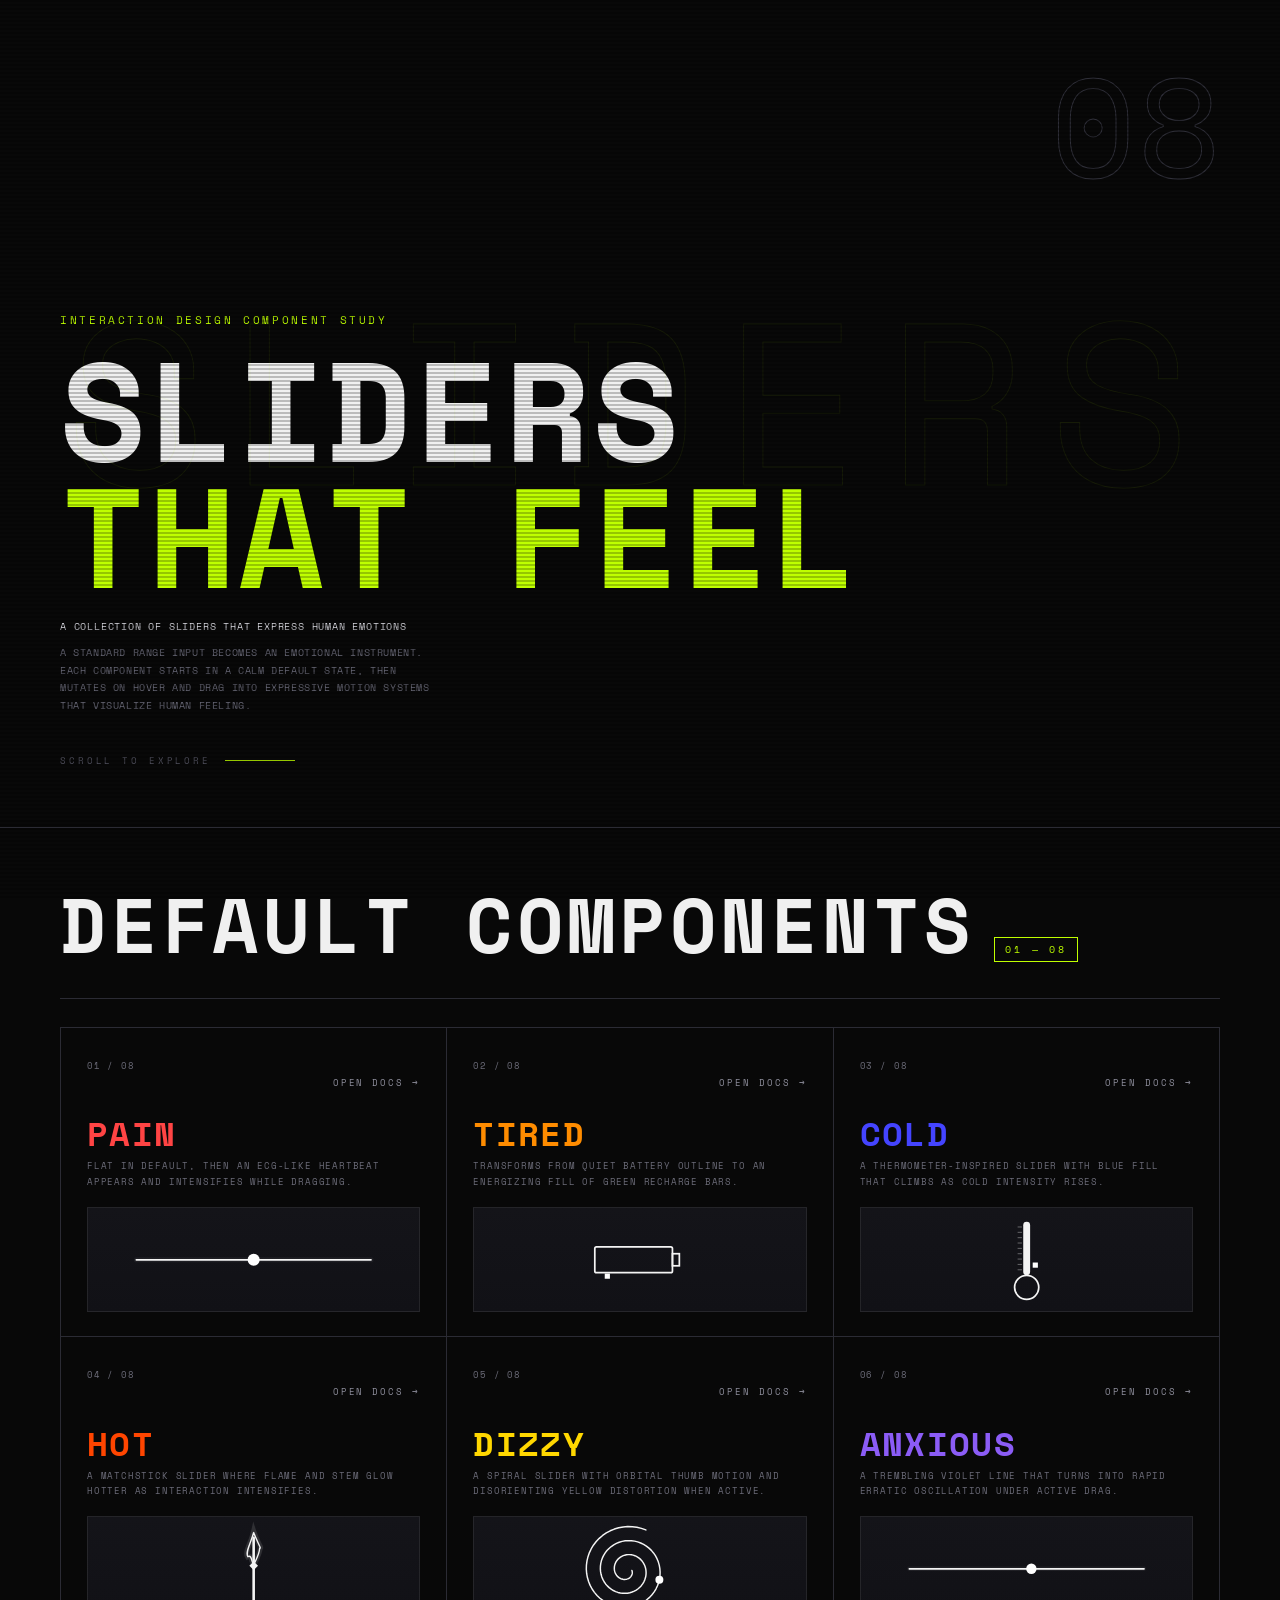
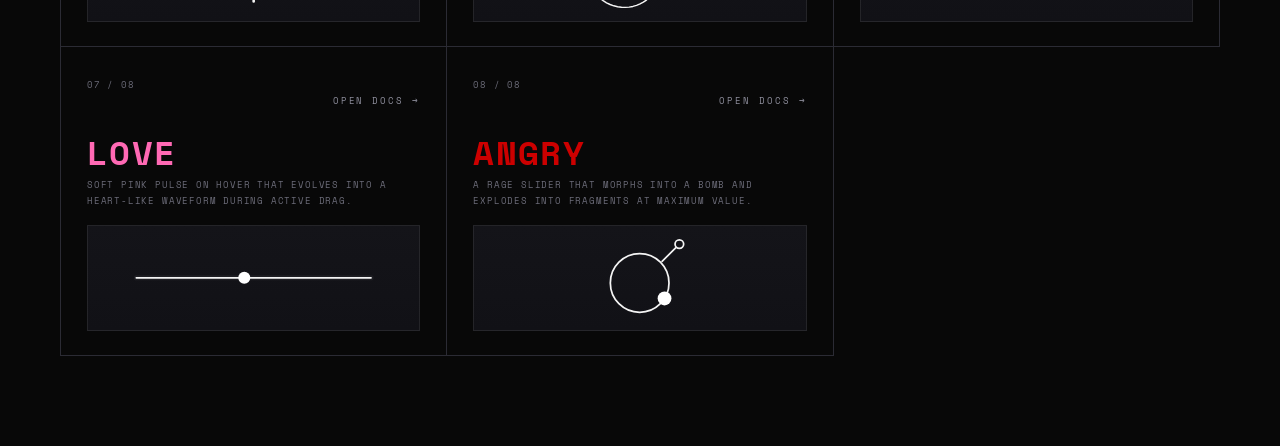
<file: index.html>
<!DOCTYPE html>
<html lang="en">
  <head>
    <meta charset="UTF-8" />
    <meta name="viewport" content="width=device-width, initial-scale=1.0" />
    <title>Sliders That Feel</title>
    <link rel="preconnect" href="https://fonts.googleapis.com" />
    <link rel="preconnect" href="https://fonts.gstatic.com" crossorigin />
    <link
      href="https://fonts.googleapis.com/css2?family=Space+Mono:wght@400;700&display=swap"
      rel="stylesheet"
    />
    <link rel="stylesheet" href="styles.css" />
  </head>
  <body>
    <header class="hero index-hero">
      <p class="hero-bg-text">SLIDERS</p>
      <p class="hero-count">08</p>
      <p class="hero-index">Interaction Design Component Study</p>
      <h1>Sliders <span>That Feel</span></h1>
      <p class="subtitle">A collection of sliders that express human emotions</p>
      <p class="intro">
        A standard range input becomes an emotional instrument. Each component starts in a calm default state, then mutates
        on hover and drag into expressive motion systems that visualize human feeling.
      </p>
      <p class="scroll-hint">Scroll to explore</p>
    </header>

    <main class="site-wrap">
      <section class="catalog">
        <div class="section-label">
          <h2>Default Components</h2>
          <span class="tag">01 — 08</span>
        </div>
        <div class="section-rule"></div>
        <div class="component-grid" id="component-grid"></div>
      </section>
    </main>

    <script src="app.js"></script>
  </body>
</html>
</file>
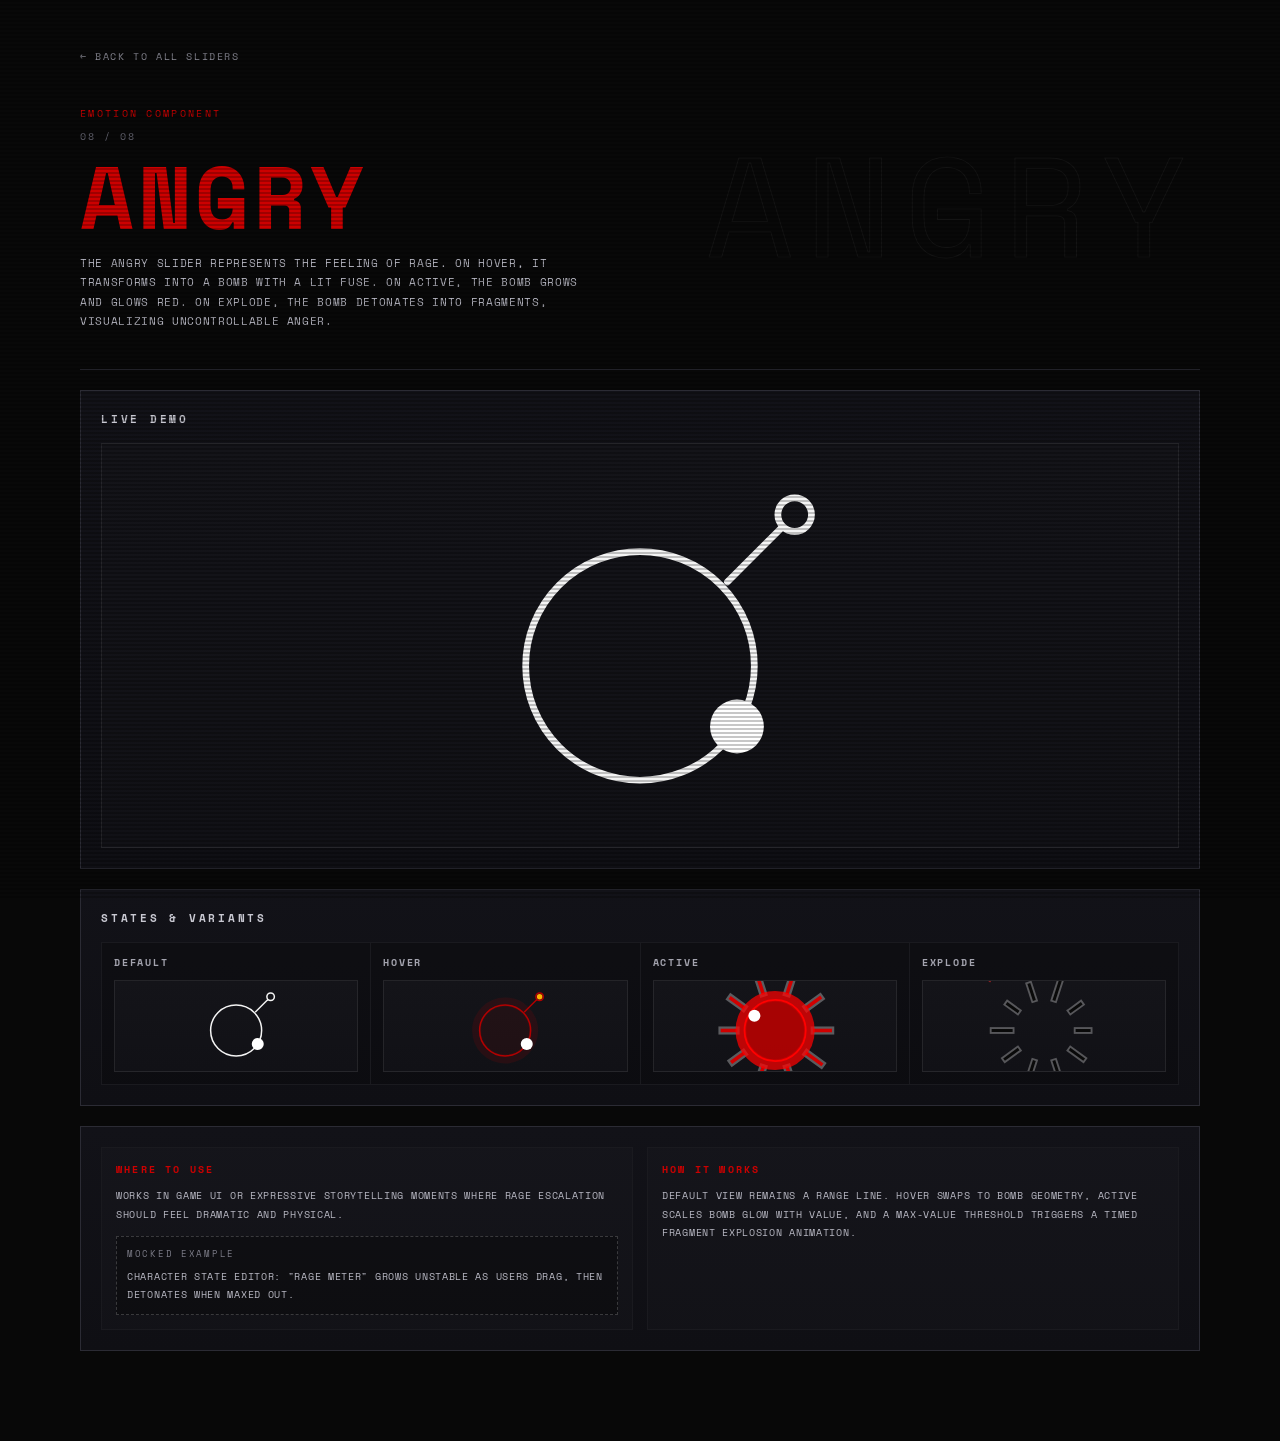
<file: angry.html>
<!DOCTYPE html>
<html lang="en">
  <head>
    <meta charset="UTF-8" />
    <meta name="viewport" content="width=device-width, initial-scale=1.0" />
    <title>Angry | Sliders That Feel</title>
    <link rel="preconnect" href="https://fonts.googleapis.com" />
    <link rel="preconnect" href="https://fonts.gstatic.com" crossorigin />
    <link
      href="https://fonts.googleapis.com/css2?family=Space+Mono:wght@400;700&display=swap"
      rel="stylesheet"
    />
    <link rel="stylesheet" href="styles.css" />
  </head>
  <body class="detail-page" data-detail-emotion="angry">
    <main class="site-wrap">
      <a class="back-link" href="index.html">← Back to all sliders</a>

      <header class="detail-hero">
        <p class="detail-bg-text" id="detail-bg-text">Angry</p>
        <p class="eyebrow">Emotion Component</p>
        <p class="detail-index" id="detail-index"></p>
        <h1 id="detail-title">Angry</h1>
        <p class="description" id="detail-description"></p>
      </header>

      <section class="panel">
        <h2>Live Demo</h2>
        <div class="emotion-slider detail-main" id="detail-main-slider"></div>
      </section>

      <section class="panel">
        <h2>States &amp; Variants</h2>
        <div class="state-grid" id="state-grid"></div>
      </section>

      <section class="panel docs-grid">
        <article>
          <h3>Where to use</h3>
          <p id="where-to-use"></p>
          <div class="mock-example">
            <span class="label">Mocked Example</span>
            <p id="mock-example"></p>
          </div>
        </article>

        <article>
          <h3>How it works</h3>
          <p id="how-it-works"></p>
        </article>
      </section>
    </main>

    <script src="app.js"></script>
  </body>
</html>
</file>
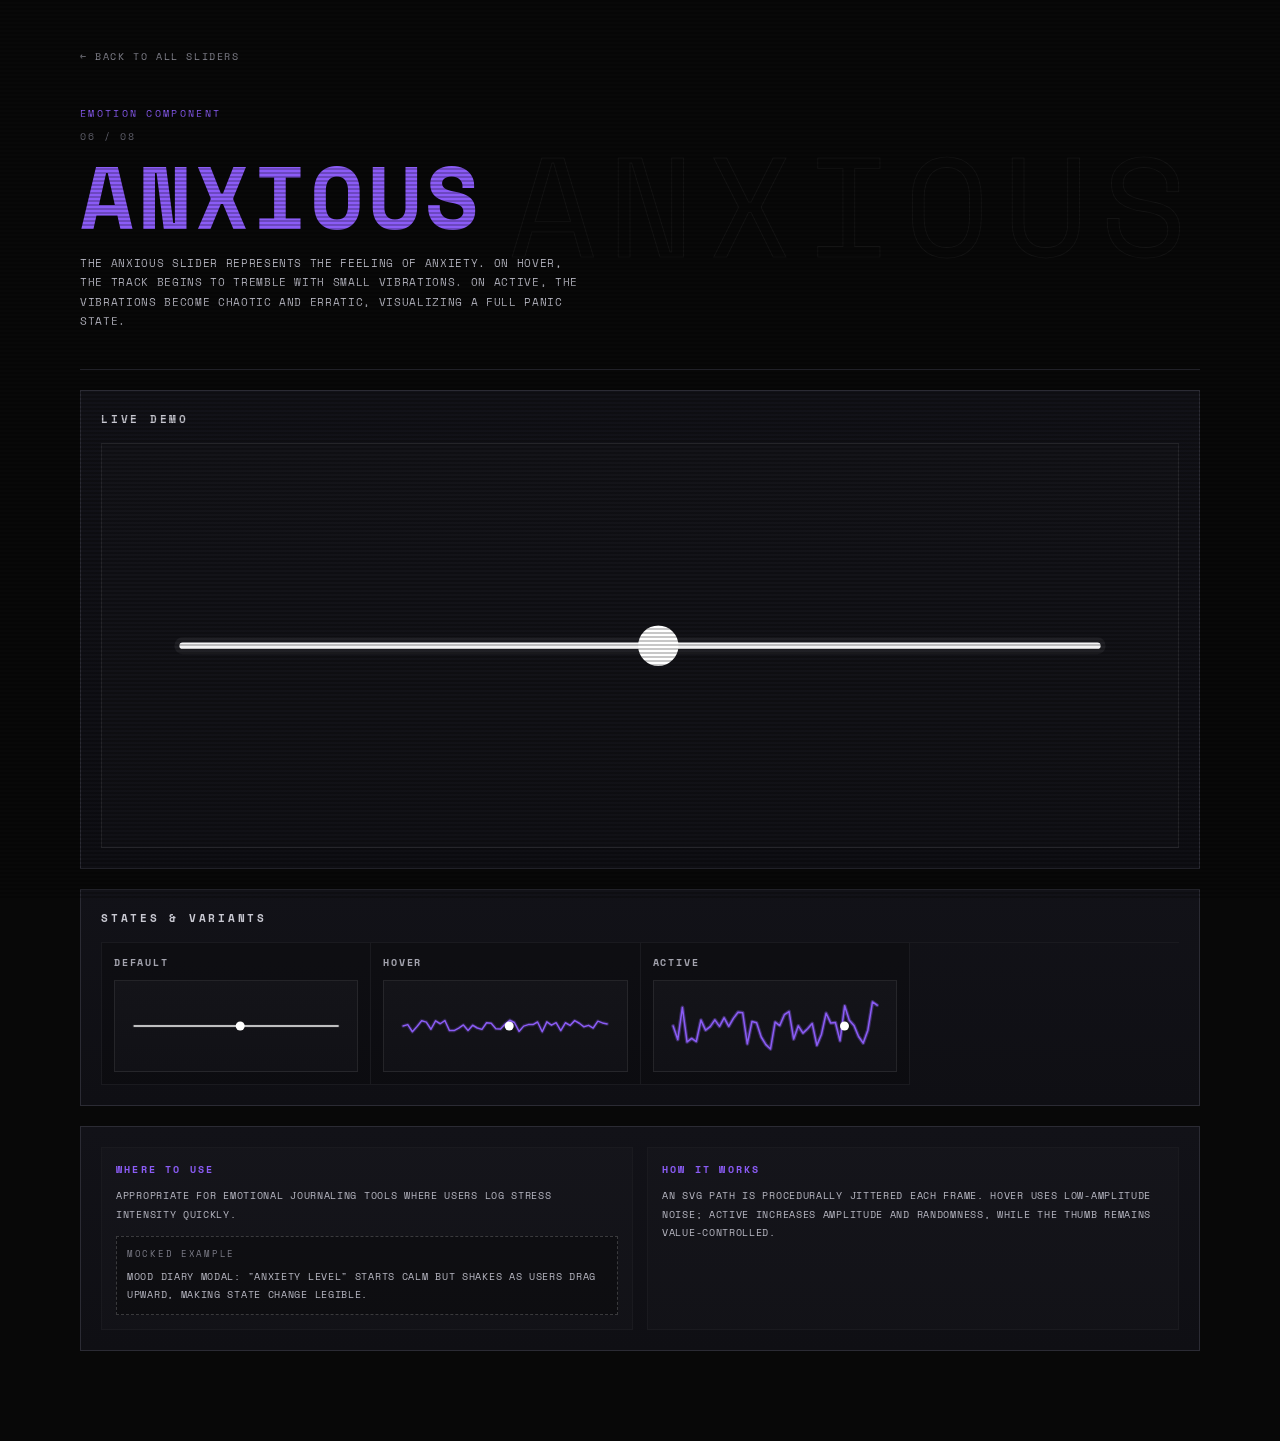
<file: anxious.html>
<!DOCTYPE html>
<html lang="en">
  <head>
    <meta charset="UTF-8" />
    <meta name="viewport" content="width=device-width, initial-scale=1.0" />
    <title>Anxious | Sliders That Feel</title>
    <link rel="preconnect" href="https://fonts.googleapis.com" />
    <link rel="preconnect" href="https://fonts.gstatic.com" crossorigin />
    <link
      href="https://fonts.googleapis.com/css2?family=Space+Mono:wght@400;700&display=swap"
      rel="stylesheet"
    />
    <link rel="stylesheet" href="styles.css" />
  </head>
  <body class="detail-page" data-detail-emotion="anxious">
    <main class="site-wrap">
      <a class="back-link" href="index.html">← Back to all sliders</a>

      <header class="detail-hero">
        <p class="detail-bg-text" id="detail-bg-text">Anxious</p>
        <p class="eyebrow">Emotion Component</p>
        <p class="detail-index" id="detail-index"></p>
        <h1 id="detail-title">Anxious</h1>
        <p class="description" id="detail-description"></p>
      </header>

      <section class="panel">
        <h2>Live Demo</h2>
        <div class="emotion-slider detail-main" id="detail-main-slider"></div>
      </section>

      <section class="panel">
        <h2>States &amp; Variants</h2>
        <div class="state-grid" id="state-grid"></div>
      </section>

      <section class="panel docs-grid">
        <article>
          <h3>Where to use</h3>
          <p id="where-to-use"></p>
          <div class="mock-example">
            <span class="label">Mocked Example</span>
            <p id="mock-example"></p>
          </div>
        </article>

        <article>
          <h3>How it works</h3>
          <p id="how-it-works"></p>
        </article>
      </section>
    </main>

    <script src="app.js"></script>
  </body>
</html>
</file>
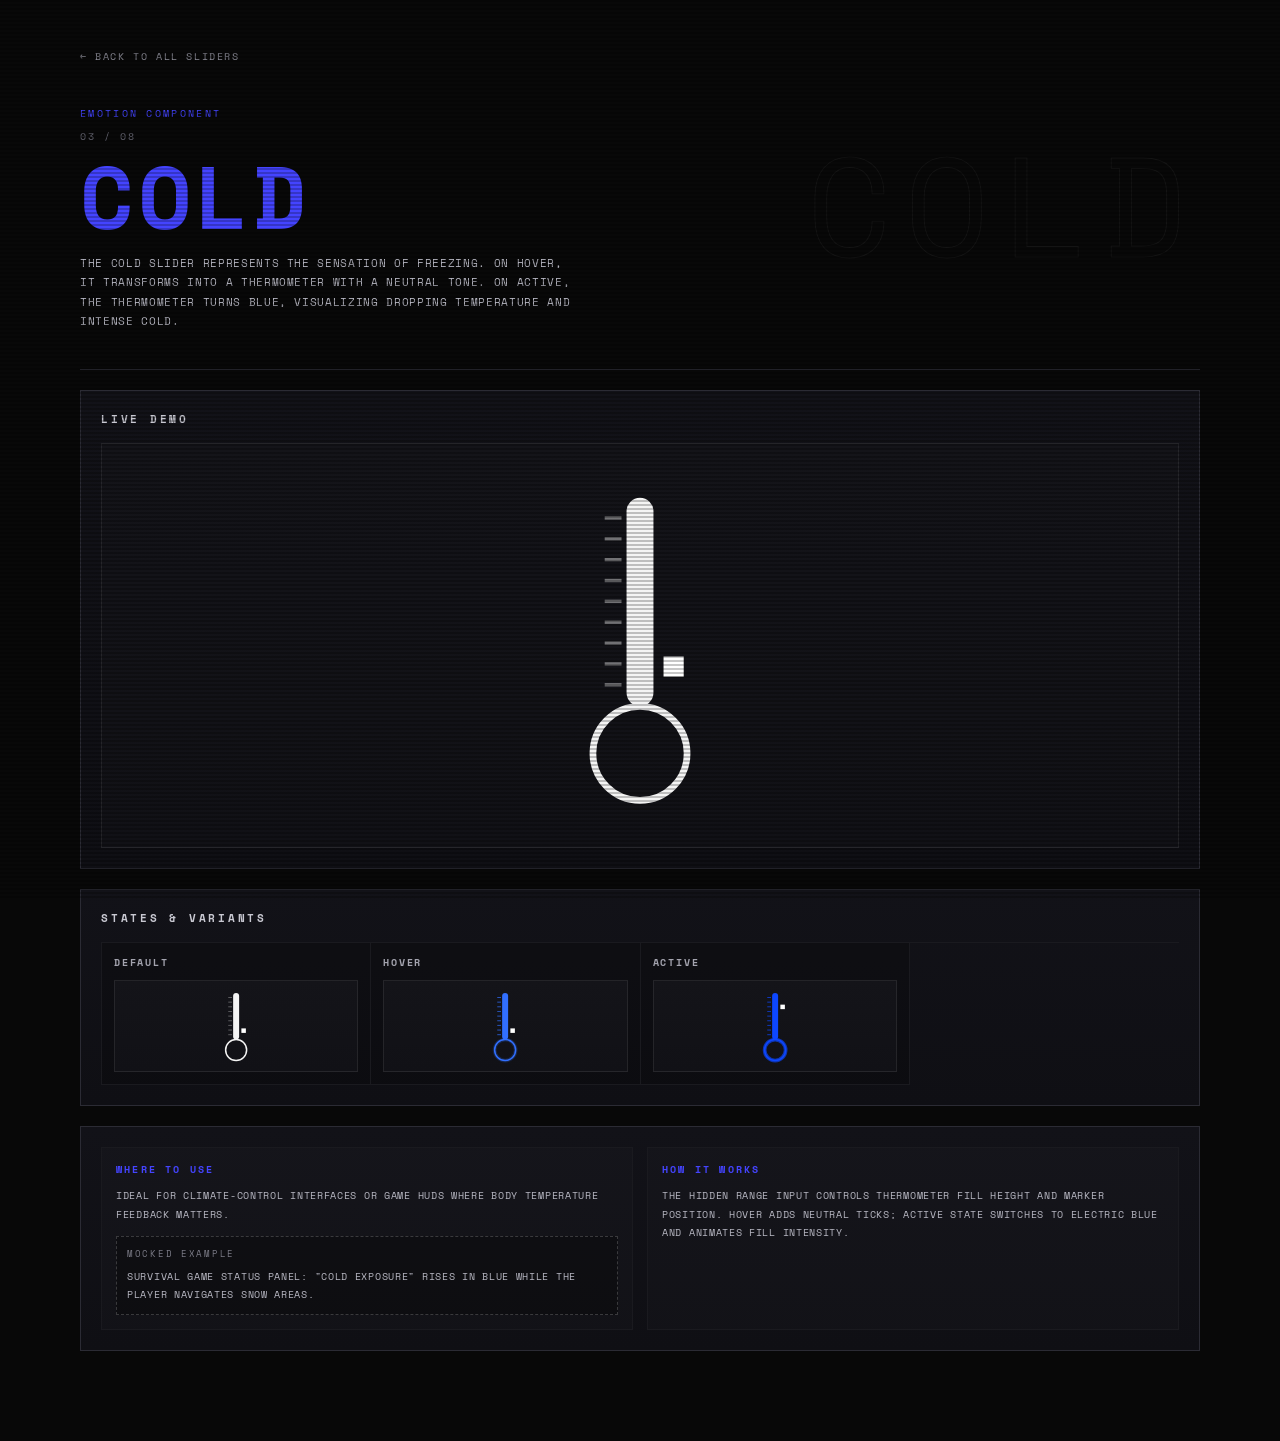
<file: cold.html>
<!DOCTYPE html>
<html lang="en">
  <head>
    <meta charset="UTF-8" />
    <meta name="viewport" content="width=device-width, initial-scale=1.0" />
    <title>Cold | Sliders That Feel</title>
    <link rel="preconnect" href="https://fonts.googleapis.com" />
    <link rel="preconnect" href="https://fonts.gstatic.com" crossorigin />
    <link
      href="https://fonts.googleapis.com/css2?family=Space+Mono:wght@400;700&display=swap"
      rel="stylesheet"
    />
    <link rel="stylesheet" href="styles.css" />
  </head>
  <body class="detail-page" data-detail-emotion="cold">
    <main class="site-wrap">
      <a class="back-link" href="index.html">← Back to all sliders</a>

      <header class="detail-hero">
        <p class="detail-bg-text" id="detail-bg-text">Cold</p>
        <p class="eyebrow">Emotion Component</p>
        <p class="detail-index" id="detail-index"></p>
        <h1 id="detail-title">Cold</h1>
        <p class="description" id="detail-description"></p>
      </header>

      <section class="panel">
        <h2>Live Demo</h2>
        <div class="emotion-slider detail-main" id="detail-main-slider"></div>
      </section>

      <section class="panel">
        <h2>States &amp; Variants</h2>
        <div class="state-grid" id="state-grid"></div>
      </section>

      <section class="panel docs-grid">
        <article>
          <h3>Where to use</h3>
          <p id="where-to-use"></p>
          <div class="mock-example">
            <span class="label">Mocked Example</span>
            <p id="mock-example"></p>
          </div>
        </article>

        <article>
          <h3>How it works</h3>
          <p id="how-it-works"></p>
        </article>
      </section>
    </main>

    <script src="app.js"></script>
  </body>
</html>
</file>
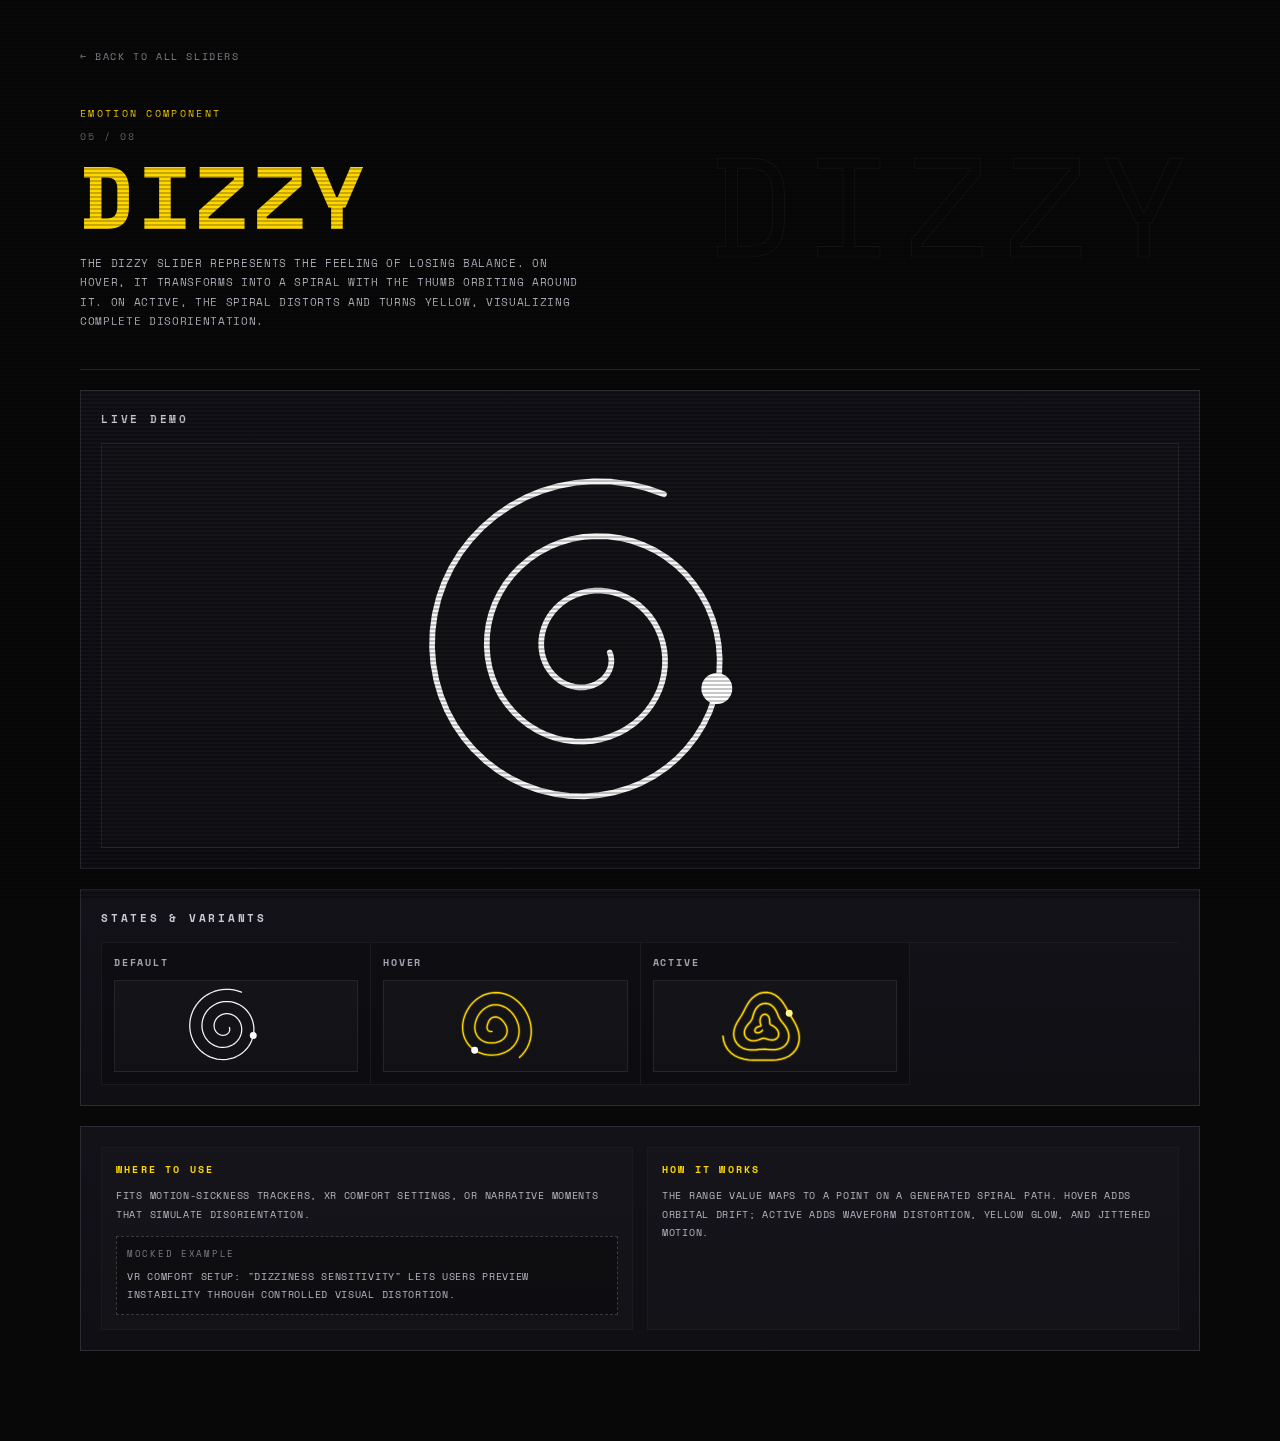
<file: dizzy.html>
<!DOCTYPE html>
<html lang="en">
  <head>
    <meta charset="UTF-8" />
    <meta name="viewport" content="width=device-width, initial-scale=1.0" />
    <title>Dizzy | Sliders That Feel</title>
    <link rel="preconnect" href="https://fonts.googleapis.com" />
    <link rel="preconnect" href="https://fonts.gstatic.com" crossorigin />
    <link
      href="https://fonts.googleapis.com/css2?family=Space+Mono:wght@400;700&display=swap"
      rel="stylesheet"
    />
    <link rel="stylesheet" href="styles.css" />
  </head>
  <body class="detail-page" data-detail-emotion="dizzy">
    <main class="site-wrap">
      <a class="back-link" href="index.html">← Back to all sliders</a>

      <header class="detail-hero">
        <p class="detail-bg-text" id="detail-bg-text">Dizzy</p>
        <p class="eyebrow">Emotion Component</p>
        <p class="detail-index" id="detail-index"></p>
        <h1 id="detail-title">Dizzy</h1>
        <p class="description" id="detail-description"></p>
      </header>

      <section class="panel">
        <h2>Live Demo</h2>
        <div class="emotion-slider detail-main" id="detail-main-slider"></div>
      </section>

      <section class="panel">
        <h2>States &amp; Variants</h2>
        <div class="state-grid" id="state-grid"></div>
      </section>

      <section class="panel docs-grid">
        <article>
          <h3>Where to use</h3>
          <p id="where-to-use"></p>
          <div class="mock-example">
            <span class="label">Mocked Example</span>
            <p id="mock-example"></p>
          </div>
        </article>

        <article>
          <h3>How it works</h3>
          <p id="how-it-works"></p>
        </article>
      </section>
    </main>

    <script src="app.js"></script>
  </body>
</html>
</file>
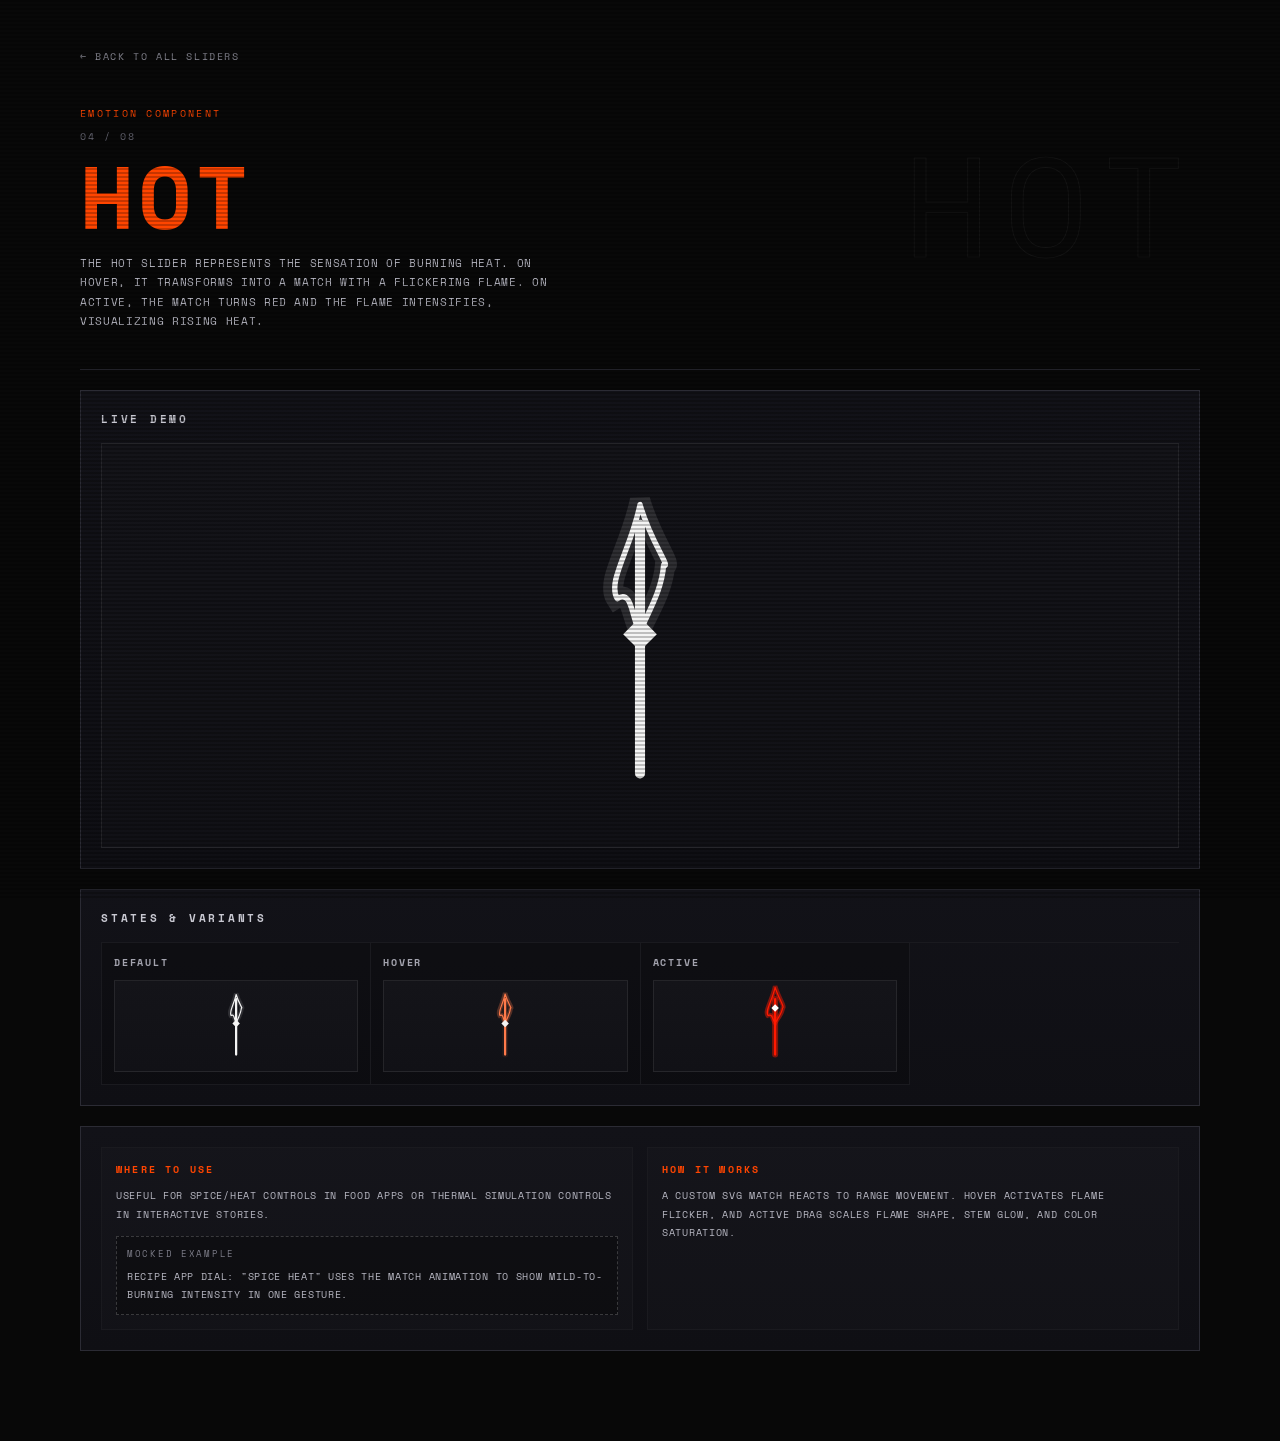
<file: hot.html>
<!DOCTYPE html>
<html lang="en">
  <head>
    <meta charset="UTF-8" />
    <meta name="viewport" content="width=device-width, initial-scale=1.0" />
    <title>Hot | Sliders That Feel</title>
    <link rel="preconnect" href="https://fonts.googleapis.com" />
    <link rel="preconnect" href="https://fonts.gstatic.com" crossorigin />
    <link
      href="https://fonts.googleapis.com/css2?family=Space+Mono:wght@400;700&display=swap"
      rel="stylesheet"
    />
    <link rel="stylesheet" href="styles.css" />
  </head>
  <body class="detail-page" data-detail-emotion="hot">
    <main class="site-wrap">
      <a class="back-link" href="index.html">← Back to all sliders</a>

      <header class="detail-hero">
        <p class="detail-bg-text" id="detail-bg-text">Hot</p>
        <p class="eyebrow">Emotion Component</p>
        <p class="detail-index" id="detail-index"></p>
        <h1 id="detail-title">Hot</h1>
        <p class="description" id="detail-description"></p>
      </header>

      <section class="panel">
        <h2>Live Demo</h2>
        <div class="emotion-slider detail-main" id="detail-main-slider"></div>
      </section>

      <section class="panel">
        <h2>States &amp; Variants</h2>
        <div class="state-grid" id="state-grid"></div>
      </section>

      <section class="panel docs-grid">
        <article>
          <h3>Where to use</h3>
          <p id="where-to-use"></p>
          <div class="mock-example">
            <span class="label">Mocked Example</span>
            <p id="mock-example"></p>
          </div>
        </article>

        <article>
          <h3>How it works</h3>
          <p id="how-it-works"></p>
        </article>
      </section>
    </main>

    <script src="app.js"></script>
  </body>
</html>
</file>
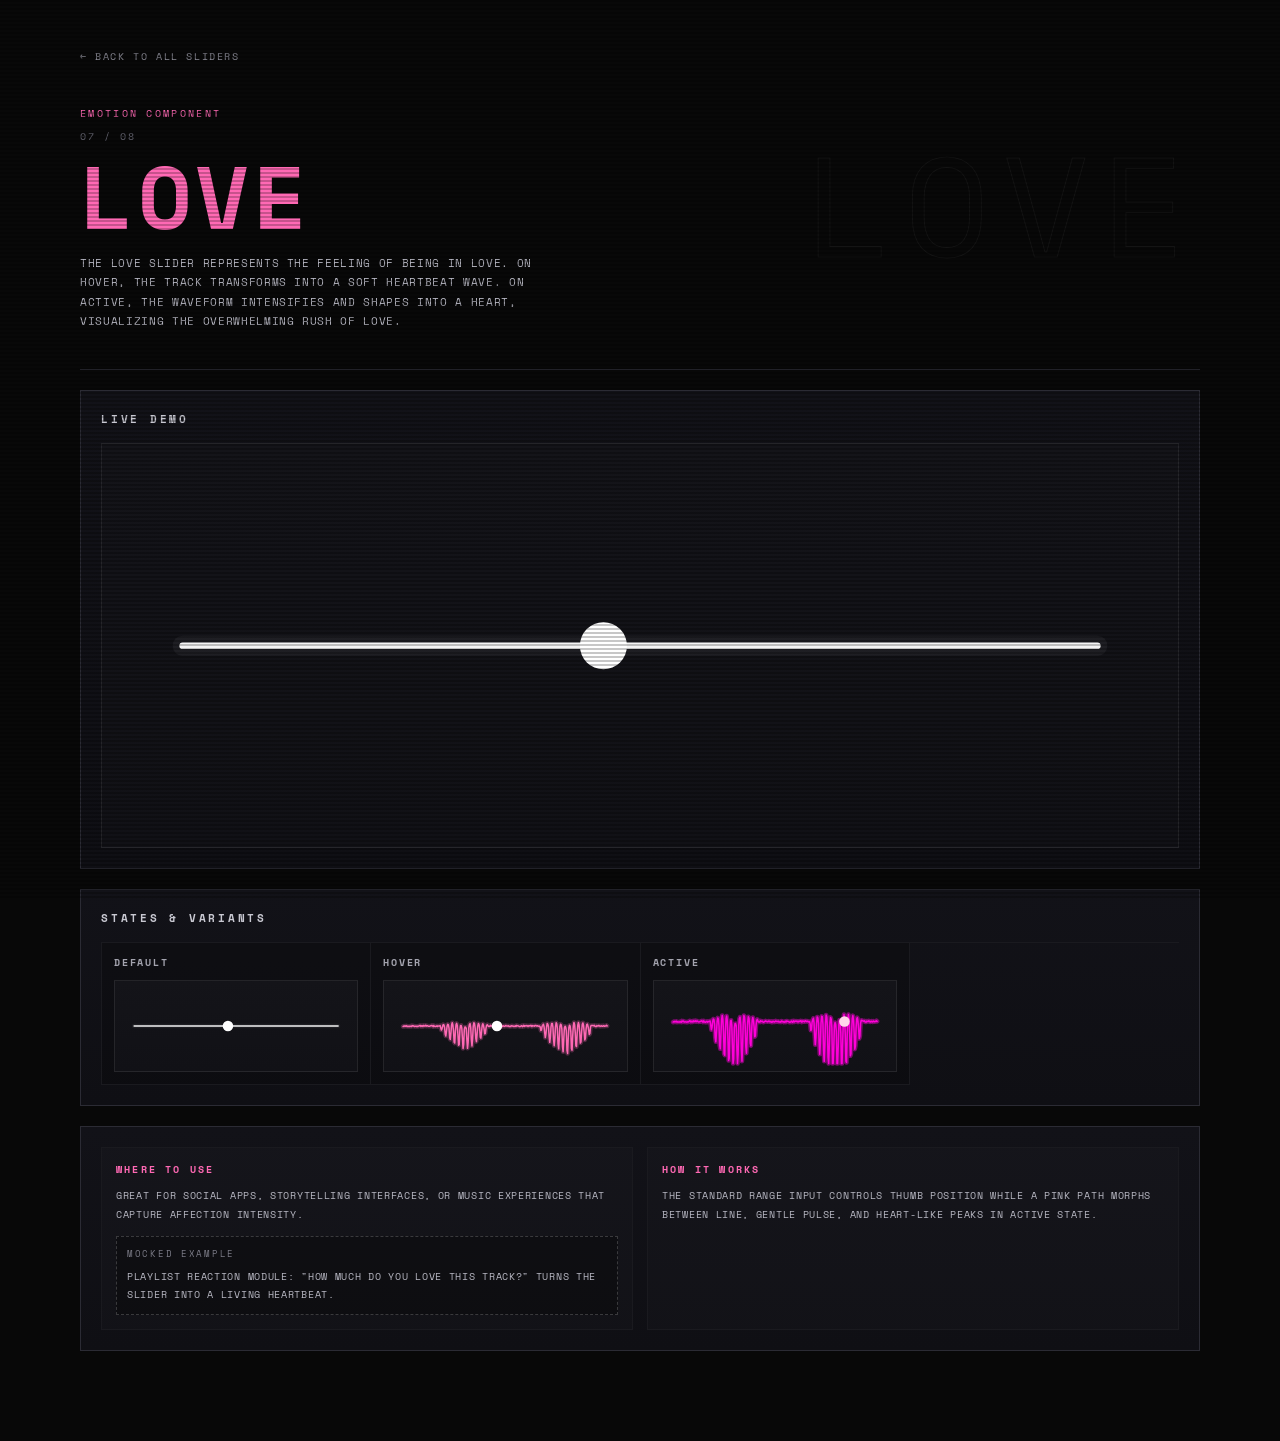
<file: love.html>
<!DOCTYPE html>
<html lang="en">
  <head>
    <meta charset="UTF-8" />
    <meta name="viewport" content="width=device-width, initial-scale=1.0" />
    <title>Love | Sliders That Feel</title>
    <link rel="preconnect" href="https://fonts.googleapis.com" />
    <link rel="preconnect" href="https://fonts.gstatic.com" crossorigin />
    <link
      href="https://fonts.googleapis.com/css2?family=Space+Mono:wght@400;700&display=swap"
      rel="stylesheet"
    />
    <link rel="stylesheet" href="styles.css" />
  </head>
  <body class="detail-page" data-detail-emotion="love">
    <main class="site-wrap">
      <a class="back-link" href="index.html">← Back to all sliders</a>

      <header class="detail-hero">
        <p class="detail-bg-text" id="detail-bg-text">Love</p>
        <p class="eyebrow">Emotion Component</p>
        <p class="detail-index" id="detail-index"></p>
        <h1 id="detail-title">Love</h1>
        <p class="description" id="detail-description"></p>
      </header>

      <section class="panel">
        <h2>Live Demo</h2>
        <div class="emotion-slider detail-main" id="detail-main-slider"></div>
      </section>

      <section class="panel">
        <h2>States &amp; Variants</h2>
        <div class="state-grid" id="state-grid"></div>
      </section>

      <section class="panel docs-grid">
        <article>
          <h3>Where to use</h3>
          <p id="where-to-use"></p>
          <div class="mock-example">
            <span class="label">Mocked Example</span>
            <p id="mock-example"></p>
          </div>
        </article>

        <article>
          <h3>How it works</h3>
          <p id="how-it-works"></p>
        </article>
      </section>
    </main>

    <script src="app.js"></script>
  </body>
</html>
</file>
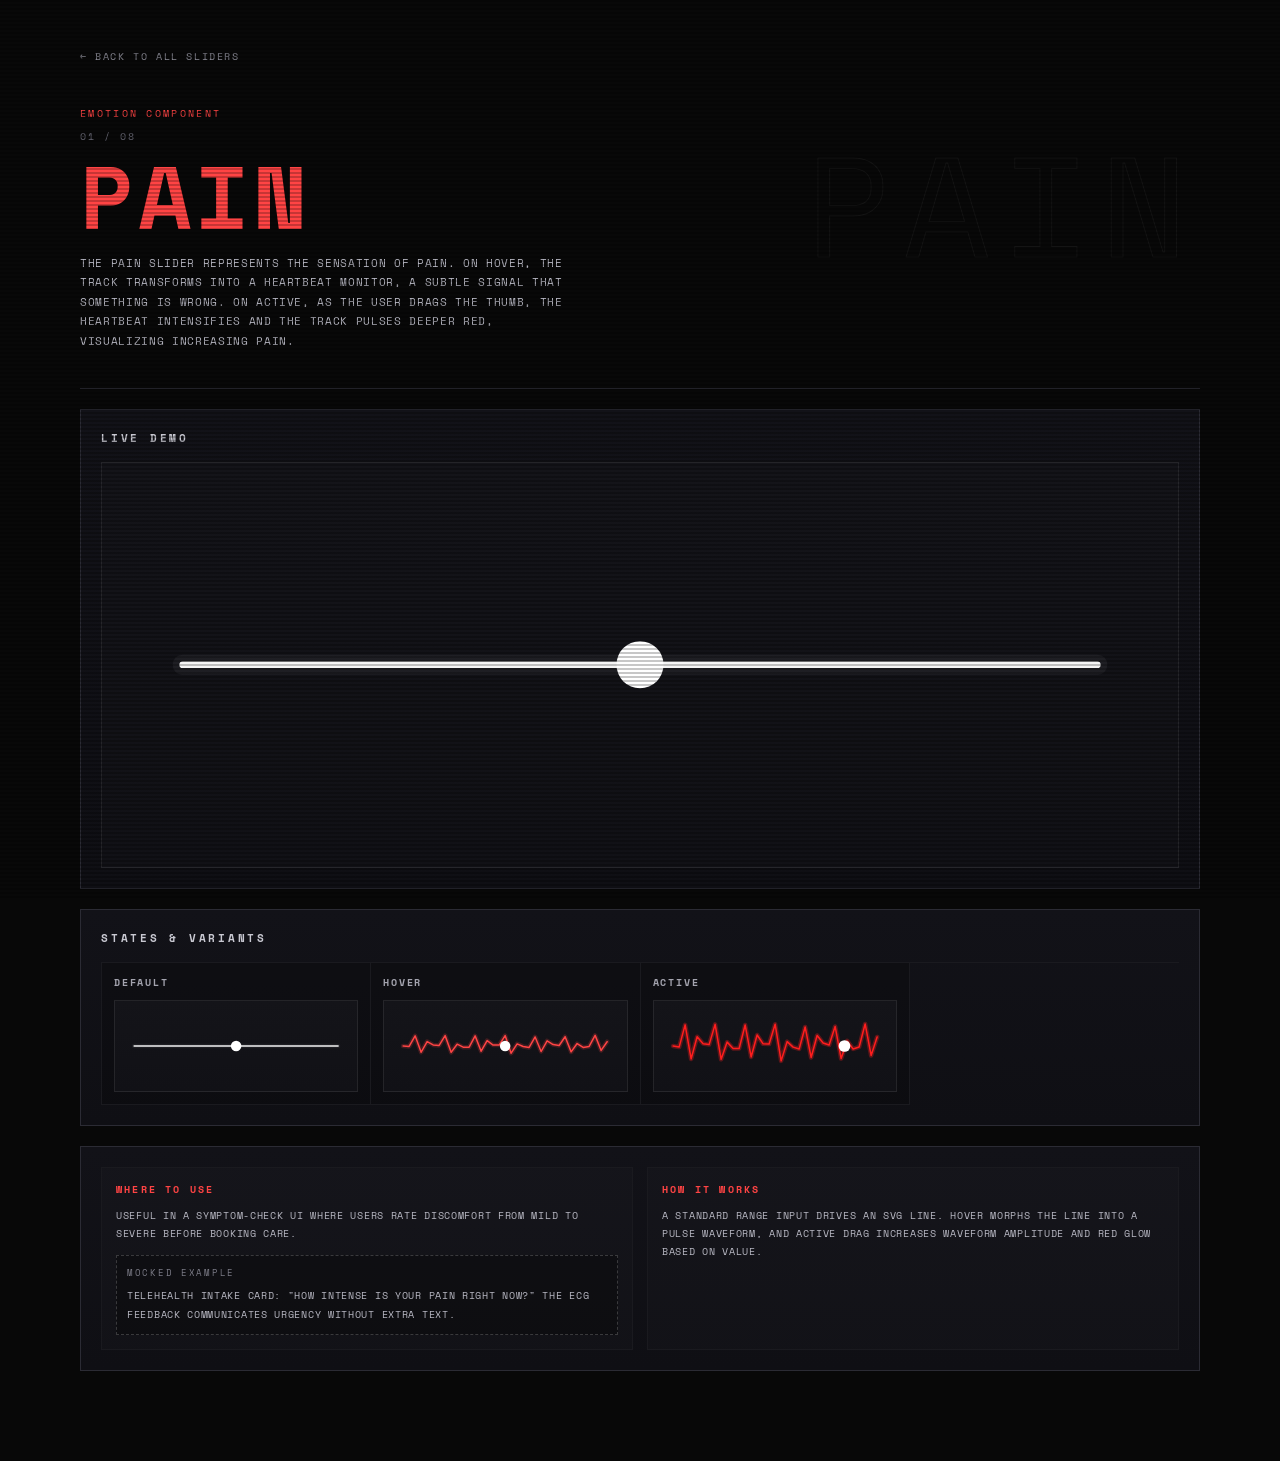
<file: pain.html>
<!DOCTYPE html>
<html lang="en">
  <head>
    <meta charset="UTF-8" />
    <meta name="viewport" content="width=device-width, initial-scale=1.0" />
    <title>Pain | Sliders That Feel</title>
    <link rel="preconnect" href="https://fonts.googleapis.com" />
    <link rel="preconnect" href="https://fonts.gstatic.com" crossorigin />
    <link
      href="https://fonts.googleapis.com/css2?family=Space+Mono:wght@400;700&display=swap"
      rel="stylesheet"
    />
    <link rel="stylesheet" href="styles.css" />
  </head>
  <body class="detail-page" data-detail-emotion="pain">
    <main class="site-wrap">
      <a class="back-link" href="index.html">← Back to all sliders</a>

      <header class="detail-hero">
        <p class="detail-bg-text" id="detail-bg-text">Pain</p>
        <p class="eyebrow">Emotion Component</p>
        <p class="detail-index" id="detail-index"></p>
        <h1 id="detail-title">Pain</h1>
        <p class="description" id="detail-description"></p>
      </header>

      <section class="panel">
        <h2>Live Demo</h2>
        <div class="emotion-slider detail-main" id="detail-main-slider"></div>
      </section>

      <section class="panel">
        <h2>States &amp; Variants</h2>
        <div class="state-grid" id="state-grid"></div>
      </section>

      <section class="panel docs-grid">
        <article>
          <h3>Where to use</h3>
          <p id="where-to-use"></p>
          <div class="mock-example">
            <span class="label">Mocked Example</span>
            <p id="mock-example"></p>
          </div>
        </article>

        <article>
          <h3>How it works</h3>
          <p id="how-it-works"></p>
        </article>
      </section>
    </main>

    <script src="app.js"></script>
  </body>
</html>
</file>
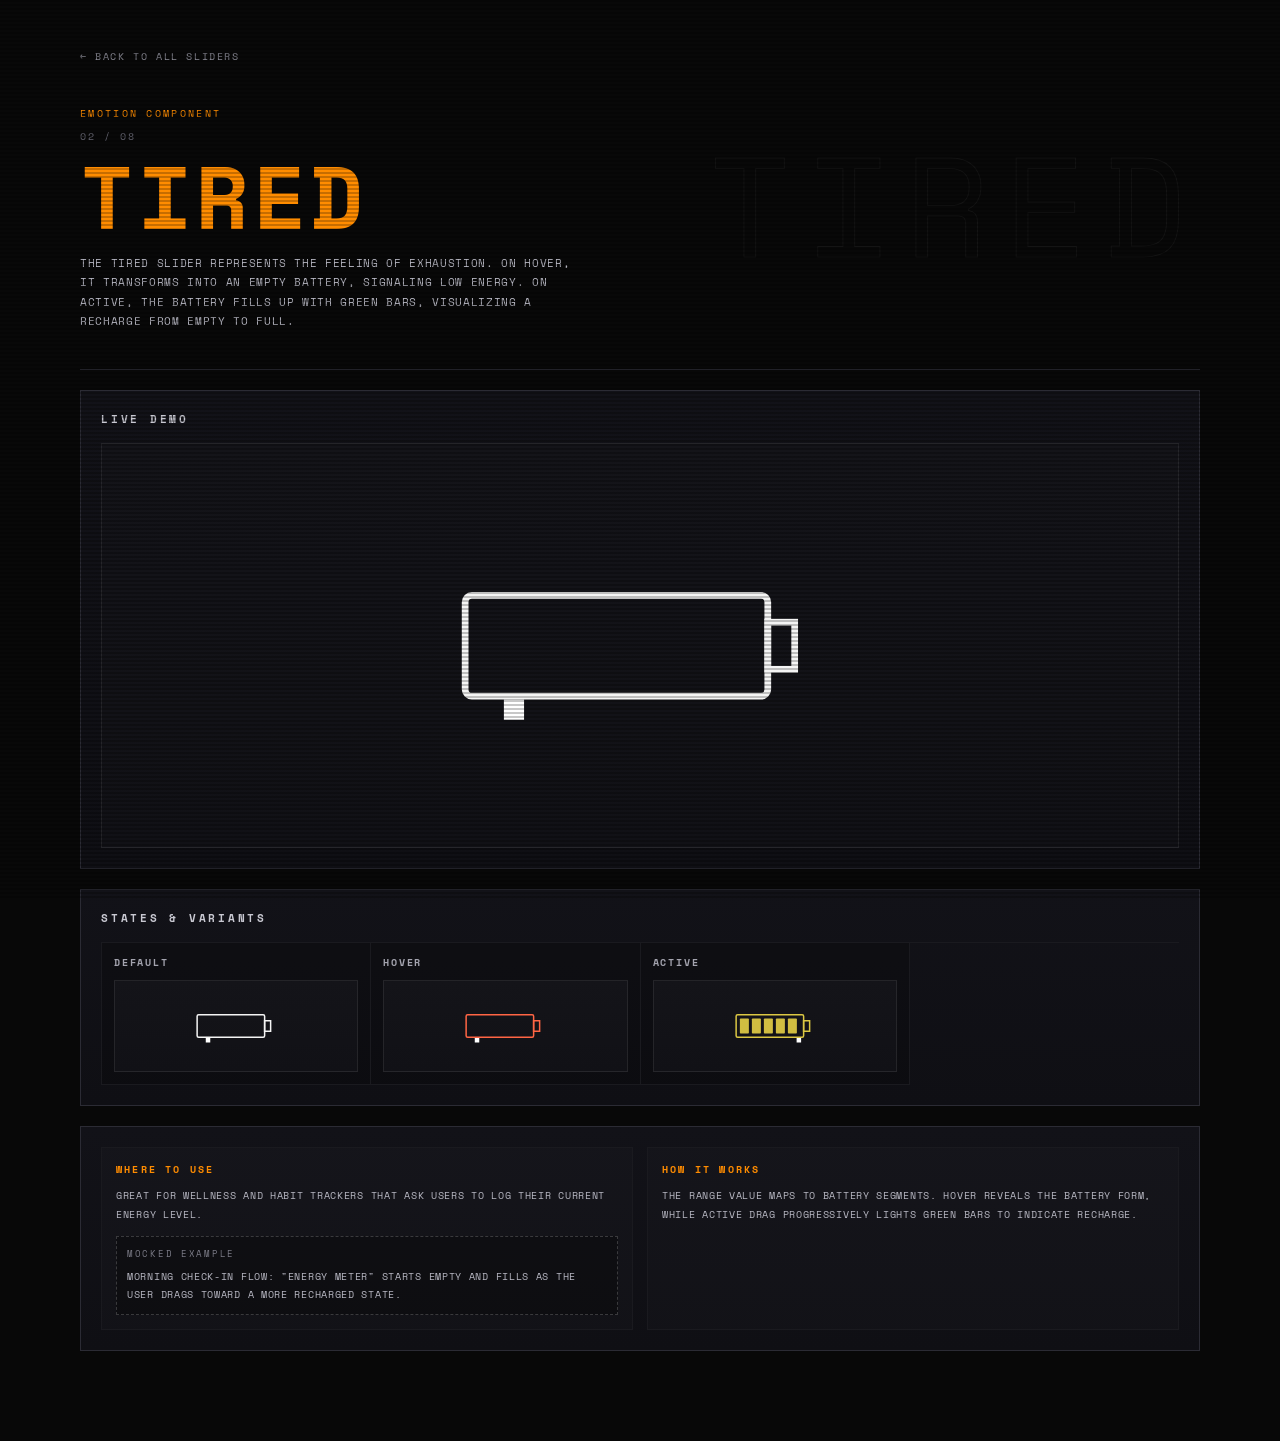
<file: tired.html>
<!DOCTYPE html>
<html lang="en">
  <head>
    <meta charset="UTF-8" />
    <meta name="viewport" content="width=device-width, initial-scale=1.0" />
    <title>Tired | Sliders That Feel</title>
    <link rel="preconnect" href="https://fonts.googleapis.com" />
    <link rel="preconnect" href="https://fonts.gstatic.com" crossorigin />
    <link
      href="https://fonts.googleapis.com/css2?family=Space+Mono:wght@400;700&display=swap"
      rel="stylesheet"
    />
    <link rel="stylesheet" href="styles.css" />
  </head>
  <body class="detail-page" data-detail-emotion="tired">
    <main class="site-wrap">
      <a class="back-link" href="index.html">← Back to all sliders</a>

      <header class="detail-hero">
        <p class="detail-bg-text" id="detail-bg-text">Tired</p>
        <p class="eyebrow">Emotion Component</p>
        <p class="detail-index" id="detail-index"></p>
        <h1 id="detail-title">Tired</h1>
        <p class="description" id="detail-description"></p>
      </header>

      <section class="panel">
        <h2>Live Demo</h2>
        <div class="emotion-slider detail-main" id="detail-main-slider"></div>
      </section>

      <section class="panel">
        <h2>States &amp; Variants</h2>
        <div class="state-grid" id="state-grid"></div>
      </section>

      <section class="panel docs-grid">
        <article>
          <h3>Where to use</h3>
          <p id="where-to-use"></p>
          <div class="mock-example">
            <span class="label">Mocked Example</span>
            <p id="mock-example"></p>
          </div>
        </article>

        <article>
          <h3>How it works</h3>
          <p id="how-it-works"></p>
        </article>
      </section>
    </main>

    <script src="app.js"></script>
  </body>
</html>
</file>
<file: styles.css>
:root {
  --bg: #080808;
  --panel: #111115;
  --text: #f0f0f0;
  --muted: #8f8f9a;
  --line: #2b2b34;
  --line-soft: #1a1a1f;
  --lime: #bfff00;
}

* {
  box-sizing: border-box;
}

html,
body {
  margin: 0;
  min-height: 100%;
}

body {
  background: var(--bg);
  color: var(--text);
  font-family: "Space Mono", monospace;
  cursor: crosshair;
  overflow-x: hidden;
}

body::before {
  content: "";
  position: fixed;
  inset: 0;
  background: repeating-linear-gradient(
    0deg,
    transparent,
    transparent 2px,
    rgba(0, 0, 0, 0.22) 2px,
    rgba(0, 0, 0, 0.22) 4px
  );
  pointer-events: none;
  z-index: 999;
}

a {
  color: inherit;
  text-decoration: none;
}

.site-wrap {
  width: min(1300px, calc(100% - 120px));
  margin: 0 auto;
  padding-bottom: 90px;
}

/* ===============================
   INDEX HERO
================================ */
.hero {
  min-height: 92vh;
  padding: 60px;
  border-bottom: 1px solid var(--line);
  position: relative;
  display: flex;
  flex-direction: column;
  justify-content: flex-end;
  overflow: hidden;
}

.hero-bg-text {
  position: absolute;
  top: 48%;
  left: 50%;
  transform: translate(-50%, -50%);
  font-size: clamp(100px, 18vw, 250px);
  color: transparent;
  -webkit-text-stroke: 1px rgba(191, 255, 0, 0.08);
  letter-spacing: 0.1em;
  margin: 0;
  pointer-events: none;
  user-select: none;
}

.hero-count {
  position: absolute;
  top: 55px;
  right: 58px;
  margin: 0;
  font-size: clamp(82px, 11vw, 170px);
  line-height: 1;
  color: transparent;
  -webkit-text-stroke: 1px #30303a;
  pointer-events: none;
}

.hero-index {
  margin: 0 0 18px;
  font-size: 11px;
  letter-spacing: 0.24em;
  text-transform: uppercase;
  color: var(--lime);
}

.hero h1 {
  margin: 0;
  font-size: clamp(58px, 11vw, 142px);
  line-height: 0.9;
  letter-spacing: 0.02em;
  text-transform: uppercase;
}

.hero h1 span {
  display: block;
  color: var(--lime);
}

.hero .subtitle {
  margin: 20px 0 10px;
  color: #d9d9e0;
  letter-spacing: 0.08em;
  text-transform: uppercase;
  font-size: 10px;
}

.hero .intro {
  max-width: 64ch;
  margin: 0;
  color: #666674;
  line-height: 1.75;
  letter-spacing: 0.06em;
  font-size: 10px;
  text-transform: uppercase;
}

.scroll-hint {
  margin: 40px 0 0;
  display: flex;
  align-items: center;
  gap: 14px;
  letter-spacing: 0.32em;
  text-transform: uppercase;
  color: #50505d;
  font-size: 9px;
}

.scroll-hint::after {
  content: "";
  display: block;
  width: 70px;
  height: 1px;
  background: var(--lime);
  animation: extend 2.1s ease-in-out infinite;
}

@keyframes extend {
  0%,
  100% {
    width: 42px;
    opacity: 0.45;
  }
  50% {
    width: 92px;
    opacity: 1;
  }
}

/* ===============================
   SECTION LABEL
================================ */
.section-label {
  padding-top: 40px;
  display: flex;
  align-items: baseline;
  gap: 20px;
}

.section-label h2 {
  margin: 0;
  font-size: clamp(40px, 6vw, 76px);
  letter-spacing: 0.05em;
  text-transform: uppercase;
}

.section-label .tag {
  font-size: 10px;
  letter-spacing: 0.28em;
  text-transform: uppercase;
  color: var(--lime);
  border: 1px solid currentColor;
  padding: 4px 10px;
}

.section-rule {
  height: 1px;
  background: var(--line);
  margin: 18px 0 28px;
}

/* ===============================
   GRID CARDS
================================ */
.component-grid {
  border-left: 1px solid var(--line);
  border-top: 1px solid var(--line);
  display: grid;
  grid-template-columns: repeat(3, minmax(0, 1fr));
}

.component-card {
  border-right: 1px solid var(--line);
  border-bottom: 1px solid var(--line);
  padding: 30px 26px 24px;
  position: relative;
  transition: background 180ms ease;
}

.component-card:hover {
  background: rgba(255, 255, 255, 0.02);
}

.card-top {
  display: flex;
  justify-content: space-between;
  align-items: center;
  gap: 8px;
}

.component-num {
  margin: 0;
  font-size: 10px;
  color: #50505b;
  letter-spacing: 0.24em;
}

.component-card h3 {
  margin: 10px 0 8px;
  color: var(--accent);
  font-size: 34px;
  line-height: 1;
  letter-spacing: 0.04em;
  text-transform: uppercase;
}

.card-link {
  font-size: 9px;
  color: #8f8f9d;
  letter-spacing: 0.22em;
  text-transform: uppercase;
}

.card-link:hover {
  color: #ffffff;
}

.component-card p {
  margin: 0 0 16px;
  color: #6c6c79;
  font-size: 9px;
  letter-spacing: 0.09em;
  text-transform: uppercase;
  line-height: 1.75;
  min-height: 3.6em;
}

/* ===============================
   SLIDER CANVAS
================================ */
.emotion-slider {
  --accent: #ffffff;
  position: relative;
  border: 1px solid rgba(255, 255, 255, 0.08);
  background: linear-gradient(180deg, #141419 0%, #111116 100%);
  overflow: hidden;
}

.slider-stage {
  position: relative;
  width: 100%;
  aspect-ratio: 16 / 5;
  min-height: 86px;
}

.slider-svg {
  width: 100%;
  height: 100%;
  display: block;
}

.slider-input {
  position: absolute;
  inset: 0;
  width: 100%;
  height: 100%;
  margin: 0;
  opacity: 0.001;
  cursor: crosshair;
  -webkit-appearance: none;
  appearance: none;
}

.slider-value-badge {
  position: absolute;
  left: 50%;
  top: 50%;
  padding: 2px 6px;
  font-size: 10px;
  letter-spacing: 0.08em;
  color: #f8f8f8;
  background: rgba(0, 0, 0, 0.66);
  border: 1px solid rgba(255, 255, 255, 0.2);
  border-radius: 2px;
  opacity: 0;
  transform: translate(-50%, -140%) scale(0.96);
  transform-origin: center bottom;
  transition: opacity 120ms ease, transform 120ms ease;
  pointer-events: none;
  white-space: nowrap;
  z-index: 3;
}

.slider-value-badge.is-visible {
  opacity: 1;
  transform: translate(-50%, -160%) scale(1);
}

.slider-input:focus-visible {
  outline: none;
}

.emotion-slider:has(.slider-input:focus-visible) {
  box-shadow: 0 0 0 1px color-mix(in srgb, var(--accent), white 20%);
}

.emotion-slider.is-preview .slider-input {
  pointer-events: none;
}

/* ===============================
   DETAIL PAGE
================================ */
.detail-page .site-wrap {
  width: min(1120px, calc(100% - 120px));
  padding-top: 42px;
}

.back-link {
  color: #8a8a95;
  letter-spacing: 0.16em;
  text-transform: uppercase;
  font-size: 10px;
}

.back-link:hover {
  color: #fff;
}

.detail-hero {
  margin-top: 22px;
  border-bottom: 1px solid var(--line);
  padding: 18px 0 26px;
  position: relative;
  overflow: hidden;
}

.detail-bg-text {
  position: absolute;
  right: 0;
  top: 12px;
  margin: 0;
  font-size: clamp(42px, 11vw, 140px);
  letter-spacing: 0.09em;
  color: transparent;
  -webkit-text-stroke: 1px rgba(255, 255, 255, 0.05);
  pointer-events: none;
  user-select: none;
}

.detail-hero .eyebrow {
  margin: 0;
  color: var(--detail-accent, #fff);
  font-size: 10px;
  letter-spacing: 0.23em;
  text-transform: uppercase;
}

.detail-hero .detail-index {
  margin: 8px 0 0;
  font-size: 10px;
  color: #666672;
  letter-spacing: 0.2em;
}

.detail-hero h1 {
  margin: 10px 0 0;
  color: var(--detail-accent, #fff);
  text-transform: uppercase;
  letter-spacing: 0.04em;
  font-size: clamp(42px, 8vw, 88px);
  line-height: 0.95;
}

.detail-hero .description {
  margin-top: 16px;
  max-width: 72ch;
  color: #b9b9c4;
  font-size: 11px;
  line-height: 1.78;
  letter-spacing: 0.06em;
  text-transform: uppercase;
}

.panel {
  margin-top: 20px;
  border: 1px solid var(--line);
  background: linear-gradient(180deg, #121218 0%, #0f0f14 100%);
  padding: 20px;
}

.panel h2 {
  margin: 0 0 16px;
  font-size: 11px;
  letter-spacing: 0.25em;
  text-transform: uppercase;
  color: #c8c8d1;
}

.detail-main .slider-stage {
  aspect-ratio: 16 / 6;
  min-height: 178px;
}

.state-grid {
  display: grid;
  grid-template-columns: repeat(4, minmax(0, 1fr));
  border-left: 1px solid var(--line-soft);
  border-top: 1px solid var(--line-soft);
}

.state-card {
  border-right: 1px solid var(--line-soft);
  border-bottom: 1px solid var(--line-soft);
  padding: 12px;
  background: rgba(0, 0, 0, 0.2);
}

.state-card h3 {
  margin: 0 0 10px;
  font-size: 10px;
  color: #a4a4af;
  letter-spacing: 0.18em;
  text-transform: uppercase;
}

.state-card .emotion-slider .slider-stage {
  min-height: 90px;
}

.docs-grid {
  display: grid;
  grid-template-columns: repeat(2, minmax(0, 1fr));
  gap: 14px;
}

.docs-grid article {
  border: 1px solid var(--line-soft);
  background: rgba(255, 255, 255, 0.01);
  padding: 14px;
}

.docs-grid h3 {
  margin: 0 0 10px;
  font-size: 10px;
  color: var(--detail-accent, #fff);
  letter-spacing: 0.22em;
  text-transform: uppercase;
}

.docs-grid p {
  margin: 0;
  color: #b8b8c3;
  font-size: 10px;
  line-height: 1.82;
  letter-spacing: 0.07em;
  text-transform: uppercase;
}

.mock-example {
  margin-top: 12px;
  border: 1px dashed rgba(255, 255, 255, 0.18);
  padding: 10px;
  background: rgba(0, 0, 0, 0.28);
}

.mock-example .label {
  display: block;
  margin-bottom: 8px;
  color: #7b7b86;
  font-size: 9px;
  letter-spacing: 0.19em;
  text-transform: uppercase;
}

svg [data-glow="true"] {
  filter: drop-shadow(0 0 6px currentColor);
}

@media (max-width: 1120px) {
  .site-wrap,
  .detail-page .site-wrap {
    width: calc(100% - 60px);
  }

  .component-grid {
    grid-template-columns: repeat(2, minmax(0, 1fr));
  }

  .state-grid {
    grid-template-columns: repeat(2, minmax(0, 1fr));
  }
}

@media (max-width: 760px) {
  .hero {
    padding: 28px 20px 40px;
    min-height: auto;
  }

  .hero-count {
    top: 18px;
    right: 20px;
    font-size: 86px;
  }

  .site-wrap,
  .detail-page .site-wrap {
    width: calc(100% - 30px);
  }

  .component-grid {
    grid-template-columns: 1fr;
  }

  .section-label {
    flex-wrap: wrap;
  }

  .docs-grid {
    grid-template-columns: 1fr;
  }

  .state-grid {
    grid-template-columns: 1fr;
  }

  .detail-main .slider-stage {
    min-height: 148px;
  }
}
</file>
